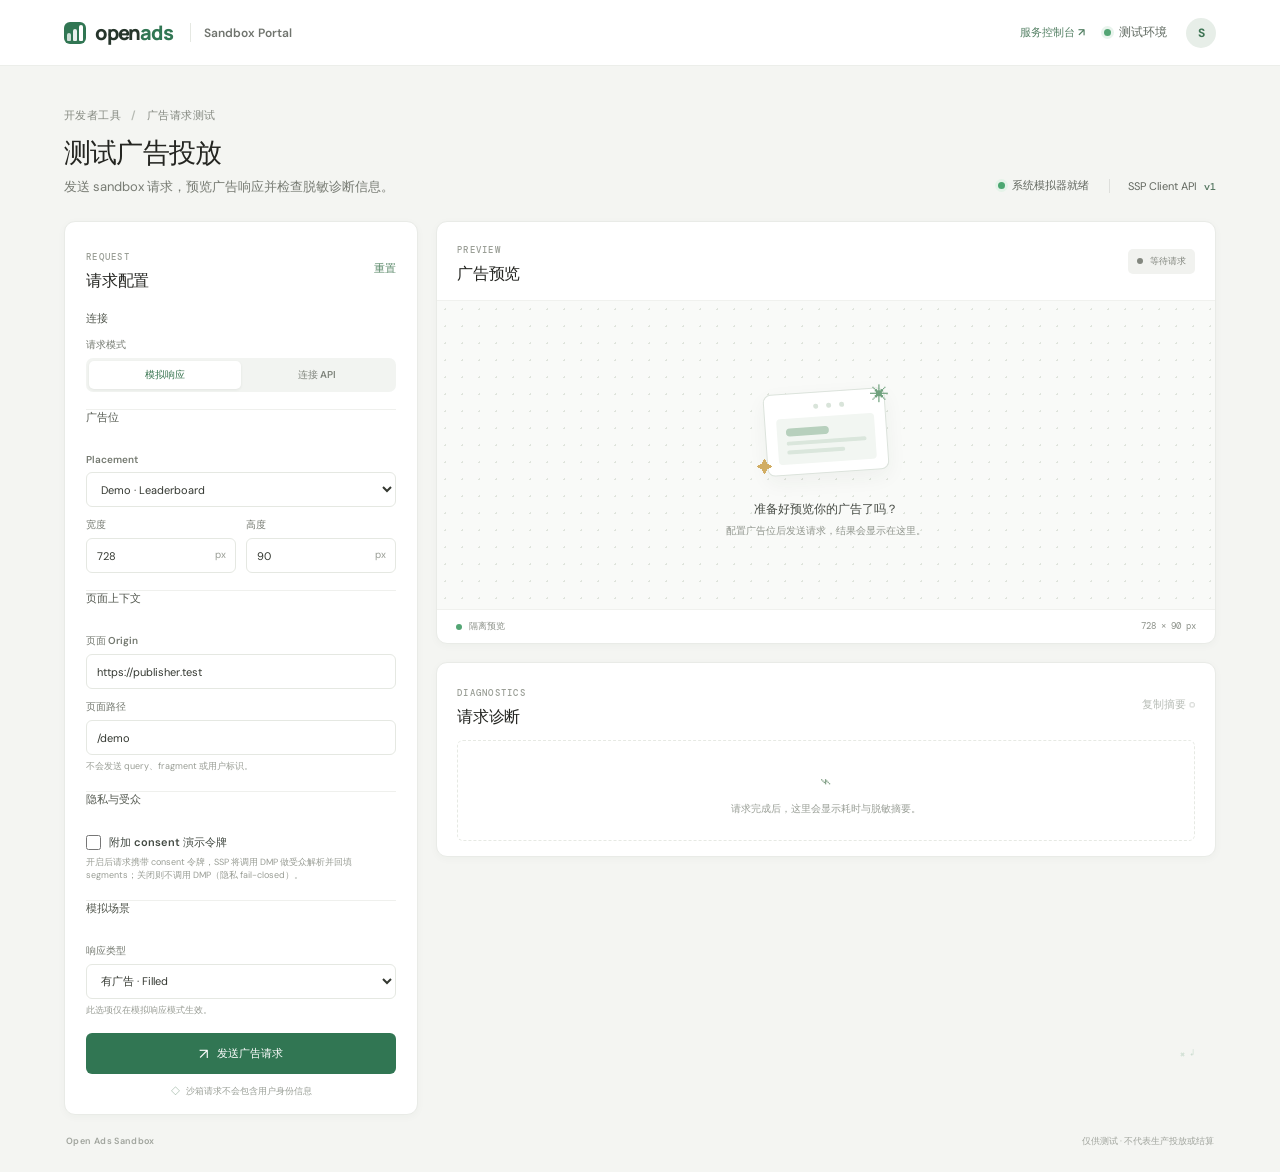
<file: console/web/index.html>
<!doctype html>
<html lang="zh-CN">
  <head>
    <meta charset="utf-8">
    <meta name="viewport" content="width=device-width, initial-scale=1">
    <meta name="color-scheme" content="light">
    <title>Open Ads · Sandbox Portal</title>
    <link rel="stylesheet" href="./styles.css">
    <script type="module" src="./app.js"></script>
  </head>
  <body data-service="ssp">
    <header class="topbar">
      <a class="brand" href="#" aria-label="Open Ads Sandbox Portal 首页">
        <span class="brand-mark" aria-hidden="true"><span></span><span></span><span></span></span>
        <span>open<span class="brand-accent">ads</span></span>
        <span class="brand-divider"></span>
        <span class="brand-product">Sandbox Portal</span>
      </a>
      <div class="topbar-right">
        <a class="prototype-link" href="./ssp.html">服务控制台 <span aria-hidden="true">↗</span></a>
        <span class="environment"><span class="status-dot"></span>测试环境</span>
        <span class="avatar" aria-label="开发者">S</span>
      </div>
    </header>

    <main>
      <section class="page-heading">
        <div>
          <div class="eyebrow">开发者工具 <span>/</span> 广告请求测试</div>
          <h1>测试广告投放</h1>
          <p>发送 sandbox 请求，预览广告响应并检查脱敏诊断信息。</p>
        </div>
        <div class="heading-meta">
          <span class="live-indicator"><span></span>系统模拟器就绪</span>
          <span class="api-version">SSP Client API <b>v1</b></span>
        </div>
      </section>

      <div class="workspace">
        <aside class="panel request-panel">
          <div class="panel-heading">
            <div>
              <span class="step-label">REQUEST</span>
              <h2>请求配置</h2>
            </div>
            <button class="text-button" id="reset-button" type="button">重置</button>
          </div>

          <form id="request-form">
            <fieldset>
              <legend>连接</legend>
              <label class="field-label" for="mode">请求模式</label>
              <div class="segmented" role="group" aria-label="请求模式">
                <button type="button" class="segment selected" data-mode="simulate" aria-pressed="true">模拟响应</button>
                <button type="button" class="segment" data-mode="live" aria-pressed="false">连接 API</button>
              </div>
              <div id="endpoint-field" class="field hidden">
                <label class="field-label" for="endpoint">SSP Sandbox 地址</label>
                <input id="endpoint" name="endpoint" type="url" inputmode="url" placeholder="https://ssp.test.example" autocomplete="url">
                <span class="field-hint">请求将发送至 <code>/sdk/v1/ad-requests</code></span>
              </div>
            </fieldset>

            <fieldset>
              <legend>广告位</legend>
              <div class="field">
                <label class="field-label" for="placement">Placement</label>
                <select id="placement" name="placement">
                  <option value="plc_demo_leaderboard" data-width="728" data-height="90" data-slot="leaderboard">Demo · Leaderboard</option>
                  <option value="plc_demo_rectangle" data-width="300" data-height="250" data-slot="content-rectangle">Demo · Content Rectangle</option>
                  <option value="plc_demo_mobile" data-width="320" data-height="50" data-slot="mobile-banner">Demo · Mobile Banner</option>
                </select>
              </div>
              <div class="field-row">
                <div class="field">
                  <label class="field-label" for="width">宽度</label>
                  <div class="input-suffix"><input id="width" name="width" type="number" min="1" max="10000" value="728" required><span>px</span></div>
                </div>
                <div class="field">
                  <label class="field-label" for="height">高度</label>
                  <div class="input-suffix"><input id="height" name="height" type="number" min="1" max="10000" value="90" required><span>px</span></div>
                </div>
              </div>
            </fieldset>

            <fieldset>
              <legend>页面上下文</legend>
              <div class="field">
                <label class="field-label" for="origin">页面 Origin</label>
                <input id="origin" name="origin" type="url" value="https://publisher.test" required>
              </div>
              <div class="field">
                <label class="field-label" for="path">页面路径</label>
                <input id="path" name="path" type="text" value="/demo" maxlength="1024" required>
                <span class="field-hint">不会发送 query、fragment 或用户标识。</span>
              </div>
            </fieldset>

            <fieldset>
              <legend>隐私与受众</legend>
              <div class="field">
                <label class="checkbox-field">
                  <input id="consent" name="consent" type="checkbox">
                  <span>附加 consent 演示令牌</span>
                </label>
                <span class="field-hint">开启后请求携带 consent 令牌，SSP 将调用 DMP 做受众解析并回填 segments；关闭则不调用 DMP（隐私 fail-closed）。</span>
              </div>
            </fieldset>

            <fieldset class="scenario-fieldset">
              <legend>模拟场景</legend>
              <label class="field-label" for="scenario">响应类型</label>
              <select id="scenario" name="scenario">
                <option value="filled">有广告 · Filled</option>
                <option value="no_fill">无广告 · No fill</option>
                <option value="error">服务错误 · Error</option>
              </select>
              <span class="field-hint">此选项仅在模拟响应模式生效。</span>
            </fieldset>

            <button class="primary-button" id="send-button" type="submit">
              <span class="send-icon" aria-hidden="true">↗</span>
              <span>发送广告请求</span>
              <span class="button-shortcut">⌘ ↵</span>
            </button>
            <p class="privacy-note"><span aria-hidden="true">◇</span> 沙箱请求不会包含用户身份信息</p>
          </form>
        </aside>

        <section class="results-column" aria-label="请求结果">
          <section class="panel preview-panel">
            <div class="panel-heading preview-heading">
              <div>
                <span class="step-label">PREVIEW</span>
                <h2>广告预览</h2>
              </div>
              <span class="result-badge idle" id="result-badge"><span></span>等待请求</span>
            </div>
            <div class="preview-stage" id="preview-stage" aria-live="polite">
              <div class="empty-state" id="empty-state">
                <div class="empty-illustration" aria-hidden="true">
                  <div class="empty-window"><span></span><span></span><span></span><div class="empty-ad"><i></i><i></i><i></i></div></div>
                  <span class="empty-spark spark-one">✳</span>
                  <span class="empty-spark spark-two">✦</span>
                </div>
                <strong>准备好预览你的广告了吗？</strong>
                <span>配置广告位后发送请求，结果会显示在这里。</span>
              </div>
              <div class="loading-state hidden" id="loading-state">
                <span class="loader"></span>
                <strong>正在请求广告…</strong>
                <span>等待 SSP Sandbox 响应</span>
              </div>
              <div class="ad-preview hidden" id="ad-preview">
                <div class="ad-frame" id="ad-frame">
                  <div class="ad-demo-copy">
                    <span class="ad-kicker">MAKE ROOM FOR</span>
                    <strong>GOOD<br>IDEAS.</strong>
                    <span class="ad-cta">探索新灵感 <span>↗</span></span>
                  </div>
                  <div class="ad-demo-shape shape-back"></div>
                  <div class="ad-demo-shape shape-front"></div>
                  <span class="ad-label">广告</span>
                </div>
                <div class="preview-caption"><span class="status-dot"></span><span id="preview-caption-text">Sandbox creative · 静态预览</span><button type="button" class="text-button" id="open-render-button">在隔离框架中打开</button></div>
                <iframe class="render-frame hidden" id="render-frame" title="Sandbox 广告渲染预览" sandbox="allow-scripts allow-popups allow-popups-to-escape-sandbox" referrerpolicy="no-referrer"></iframe>
              </div>
              <div class="no-fill-state hidden" id="no-fill-state">
                <div class="no-fill-icon" aria-hidden="true">∅</div>
                <strong>当前没有匹配的广告</strong>
                <span>这是一次正常的 no-fill 响应，不是请求错误。</span>
                <button type="button" class="secondary-button" id="retry-button">再次请求 <span>↗</span></button>
              </div>
              <div class="error-state hidden" id="error-state">
                <div class="error-icon" aria-hidden="true">!</div>
                <strong id="error-title">请求未能完成</strong>
                <span id="error-message">请检查配置后重试。</span>
                <button type="button" class="secondary-button" id="error-retry-button">重试 <span>↗</span></button>
              </div>
            </div>
            <div class="preview-footer">
              <span><span class="status-dot"></span>隔离预览</span>
              <span id="size-label">728 × 90 px</span>
            </div>
          </section>

          <section class="panel diagnostics-panel">
            <div class="panel-heading diagnostics-heading">
              <div>
                <span class="step-label">DIAGNOSTICS</span>
                <h2>请求诊断</h2>
              </div>
              <button class="text-button" id="copy-button" type="button" disabled>复制摘要 <span aria-hidden="true">▢</span></button>
            </div>
            <div class="diagnostics-empty" id="diagnostics-empty">
              <span class="diagnostics-empty-icon" aria-hidden="true">⌁</span>
              <span>请求完成后，这里会显示耗时与脱敏摘要。</span>
            </div>
            <div class="diagnostics-content hidden" id="diagnostics-content">
              <div class="summary-grid">
                <div class="summary-item"><span>请求 ID</span><code id="request-id">—</code><button class="copy-id" id="copy-id-button" type="button" aria-label="复制请求 ID">▢</button></div>
                <div class="summary-item"><span>拍卖结果</span><strong id="outcome-value">—</strong></div>
                <div class="summary-item"><span>总耗时</span><strong id="duration-value">—</strong></div>
                <div class="summary-item"><span>HTTP 状态</span><strong id="http-value">—</strong></div>
              </div>
              <div class="timeline-title"><span>请求阶段</span><span>耗时</span></div>
              <ol class="timeline" id="timeline"></ol>
              <details class="response-details">
                <summary>安全响应摘要 <span>不包含 token、身份或完整 OpenRTB</span></summary>
                <pre id="response-summary"></pre>
              </details>
              <div class="diagnostic-footnote"><span aria-hidden="true">ⓘ</span>敏感 token、用户身份与完整竞价请求不会显示在此处。</div>
            </div>
          </section>
        </section>
      </div>
      <footer class="page-footer"><span>Open Ads Sandbox</span><span>仅供测试 · 不代表生产投放或结算</span></footer>
      <div class="toast hidden" id="toast" role="status" aria-live="polite"></div>
    </main>
  </body>
</html>
</file>
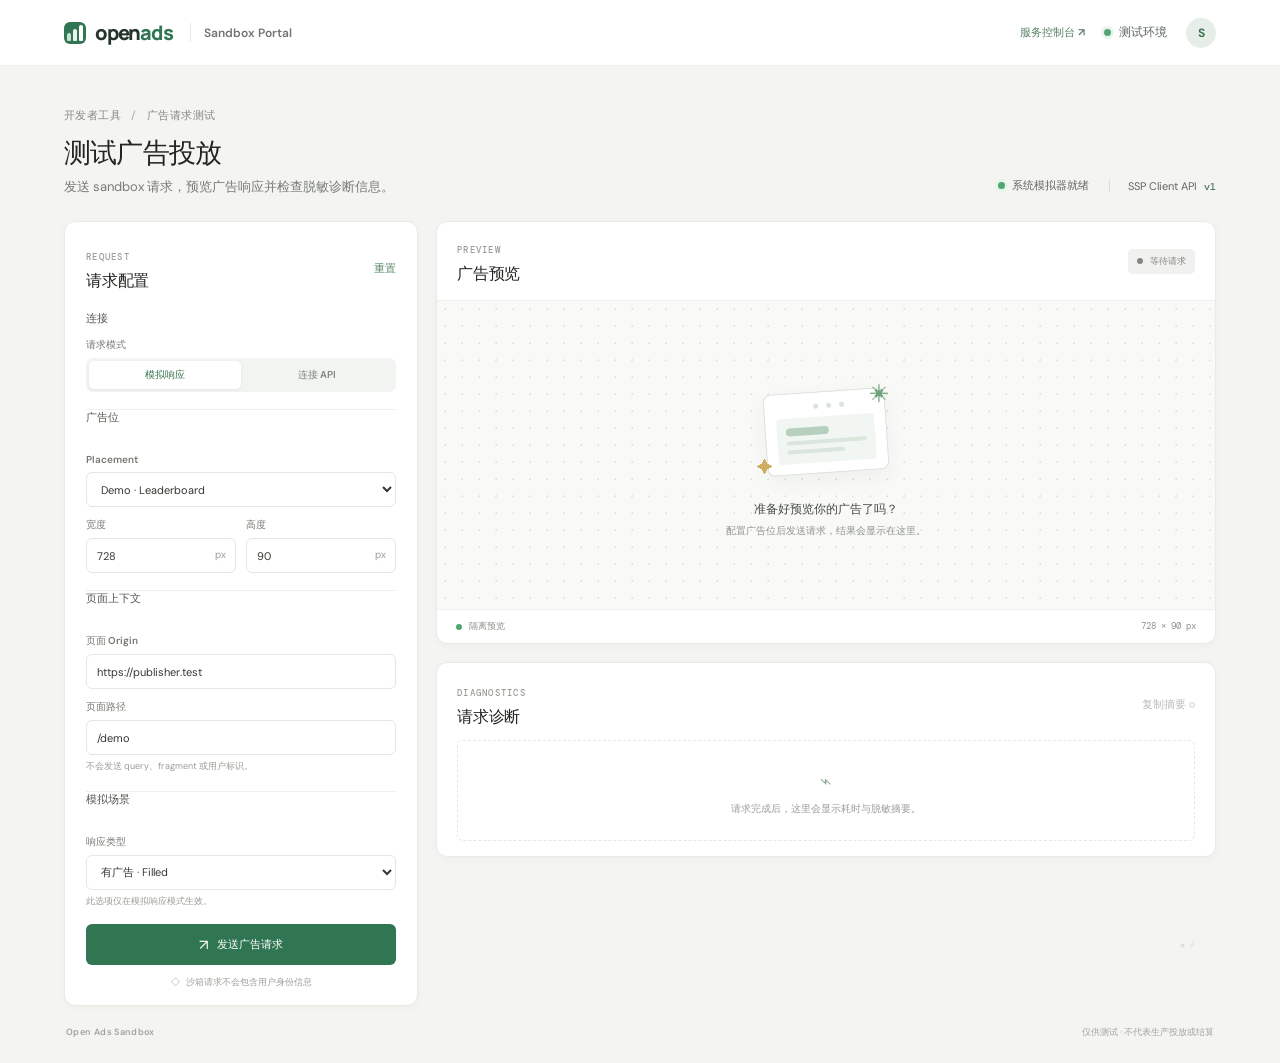
<file: docs/prototype/index.html>
<!doctype html>
<html lang="zh-CN">
  <head>
    <meta charset="utf-8">
    <meta name="viewport" content="width=device-width, initial-scale=1">
    <meta name="color-scheme" content="light">
    <title>Open Ads · Sandbox Portal</title>
    <link rel="stylesheet" href="./styles.css">
    <script type="module" src="./app.js"></script>
  </head>
  <body data-service="ssp">
    <header class="topbar">
      <a class="brand" href="#" aria-label="Open Ads Sandbox Portal 首页">
        <span class="brand-mark" aria-hidden="true"><span></span><span></span><span></span></span>
        <span>open<span class="brand-accent">ads</span></span>
        <span class="brand-divider"></span>
        <span class="brand-product">Sandbox Portal</span>
      </a>
      <div class="topbar-right">
        <a class="prototype-link" href="./ssp.html">服务控制台 <span aria-hidden="true">↗</span></a>
        <span class="environment"><span class="status-dot"></span>测试环境</span>
        <span class="avatar" aria-label="开发者">S</span>
      </div>
    </header>

    <main>
      <section class="page-heading">
        <div>
          <div class="eyebrow">开发者工具 <span>/</span> 广告请求测试</div>
          <h1>测试广告投放</h1>
          <p>发送 sandbox 请求，预览广告响应并检查脱敏诊断信息。</p>
        </div>
        <div class="heading-meta">
          <span class="live-indicator"><span></span>系统模拟器就绪</span>
          <span class="api-version">SSP Client API <b>v1</b></span>
        </div>
      </section>

      <div class="workspace">
        <aside class="panel request-panel">
          <div class="panel-heading">
            <div>
              <span class="step-label">REQUEST</span>
              <h2>请求配置</h2>
            </div>
            <button class="text-button" id="reset-button" type="button">重置</button>
          </div>

          <form id="request-form">
            <fieldset>
              <legend>连接</legend>
              <label class="field-label" for="mode">请求模式</label>
              <div class="segmented" role="group" aria-label="请求模式">
                <button type="button" class="segment selected" data-mode="simulate" aria-pressed="true">模拟响应</button>
                <button type="button" class="segment" data-mode="live" aria-pressed="false">连接 API</button>
              </div>
              <div id="endpoint-field" class="field hidden">
                <label class="field-label" for="endpoint">SSP Sandbox 地址</label>
                <input id="endpoint" name="endpoint" type="url" inputmode="url" placeholder="https://ssp.test.example" autocomplete="url">
                <span class="field-hint">请求将发送至 <code>/sdk/v1/ad-requests</code></span>
              </div>
            </fieldset>

            <fieldset>
              <legend>广告位</legend>
              <div class="field">
                <label class="field-label" for="placement">Placement</label>
                <select id="placement" name="placement">
                  <option value="plc_demo_leaderboard" data-width="728" data-height="90" data-slot="leaderboard">Demo · Leaderboard</option>
                  <option value="plc_demo_rectangle" data-width="300" data-height="250" data-slot="content-rectangle">Demo · Content Rectangle</option>
                  <option value="plc_demo_mobile" data-width="320" data-height="50" data-slot="mobile-banner">Demo · Mobile Banner</option>
                </select>
              </div>
              <div class="field-row">
                <div class="field">
                  <label class="field-label" for="width">宽度</label>
                  <div class="input-suffix"><input id="width" name="width" type="number" min="1" max="10000" value="728" required><span>px</span></div>
                </div>
                <div class="field">
                  <label class="field-label" for="height">高度</label>
                  <div class="input-suffix"><input id="height" name="height" type="number" min="1" max="10000" value="90" required><span>px</span></div>
                </div>
              </div>
            </fieldset>

            <fieldset>
              <legend>页面上下文</legend>
              <div class="field">
                <label class="field-label" for="origin">页面 Origin</label>
                <input id="origin" name="origin" type="url" value="https://publisher.test" required>
              </div>
              <div class="field">
                <label class="field-label" for="path">页面路径</label>
                <input id="path" name="path" type="text" value="/demo" maxlength="1024" required>
                <span class="field-hint">不会发送 query、fragment 或用户标识。</span>
              </div>
            </fieldset>

            <fieldset class="scenario-fieldset">
              <legend>模拟场景</legend>
              <label class="field-label" for="scenario">响应类型</label>
              <select id="scenario" name="scenario">
                <option value="filled">有广告 · Filled</option>
                <option value="no_fill">无广告 · No fill</option>
                <option value="error">服务错误 · Error</option>
              </select>
              <span class="field-hint">此选项仅在模拟响应模式生效。</span>
            </fieldset>

            <button class="primary-button" id="send-button" type="submit">
              <span class="send-icon" aria-hidden="true">↗</span>
              <span>发送广告请求</span>
              <span class="button-shortcut">⌘ ↵</span>
            </button>
            <p class="privacy-note"><span aria-hidden="true">◇</span> 沙箱请求不会包含用户身份信息</p>
          </form>
        </aside>

        <section class="results-column" aria-label="请求结果">
          <section class="panel preview-panel">
            <div class="panel-heading preview-heading">
              <div>
                <span class="step-label">PREVIEW</span>
                <h2>广告预览</h2>
              </div>
              <span class="result-badge idle" id="result-badge"><span></span>等待请求</span>
            </div>
            <div class="preview-stage" id="preview-stage" aria-live="polite">
              <div class="empty-state" id="empty-state">
                <div class="empty-illustration" aria-hidden="true">
                  <div class="empty-window"><span></span><span></span><span></span><div class="empty-ad"><i></i><i></i><i></i></div></div>
                  <span class="empty-spark spark-one">✳</span>
                  <span class="empty-spark spark-two">✦</span>
                </div>
                <strong>准备好预览你的广告了吗？</strong>
                <span>配置广告位后发送请求，结果会显示在这里。</span>
              </div>
              <div class="loading-state hidden" id="loading-state">
                <span class="loader"></span>
                <strong>正在请求广告…</strong>
                <span>等待 SSP Sandbox 响应</span>
              </div>
              <div class="ad-preview hidden" id="ad-preview">
                <div class="ad-frame" id="ad-frame">
                  <div class="ad-demo-copy">
                    <span class="ad-kicker">MAKE ROOM FOR</span>
                    <strong>GOOD<br>IDEAS.</strong>
                    <span class="ad-cta">探索新灵感 <span>↗</span></span>
                  </div>
                  <div class="ad-demo-shape shape-back"></div>
                  <div class="ad-demo-shape shape-front"></div>
                  <span class="ad-label">广告</span>
                </div>
                <div class="preview-caption"><span class="status-dot"></span><span id="preview-caption-text">Sandbox creative · 静态预览</span><button type="button" class="text-button" id="open-render-button">在隔离框架中打开</button></div>
                <iframe class="render-frame hidden" id="render-frame" title="Sandbox 广告渲染预览" sandbox="allow-scripts" referrerpolicy="no-referrer"></iframe>
              </div>
              <div class="no-fill-state hidden" id="no-fill-state">
                <div class="no-fill-icon" aria-hidden="true">∅</div>
                <strong>当前没有匹配的广告</strong>
                <span>这是一次正常的 no-fill 响应，不是请求错误。</span>
                <button type="button" class="secondary-button" id="retry-button">再次请求 <span>↗</span></button>
              </div>
              <div class="error-state hidden" id="error-state">
                <div class="error-icon" aria-hidden="true">!</div>
                <strong id="error-title">请求未能完成</strong>
                <span id="error-message">请检查配置后重试。</span>
                <button type="button" class="secondary-button" id="error-retry-button">重试 <span>↗</span></button>
              </div>
            </div>
            <div class="preview-footer">
              <span><span class="status-dot"></span>隔离预览</span>
              <span id="size-label">728 × 90 px</span>
            </div>
          </section>

          <section class="panel diagnostics-panel">
            <div class="panel-heading diagnostics-heading">
              <div>
                <span class="step-label">DIAGNOSTICS</span>
                <h2>请求诊断</h2>
              </div>
              <button class="text-button" id="copy-button" type="button" disabled>复制摘要 <span aria-hidden="true">▢</span></button>
            </div>
            <div class="diagnostics-empty" id="diagnostics-empty">
              <span class="diagnostics-empty-icon" aria-hidden="true">⌁</span>
              <span>请求完成后，这里会显示耗时与脱敏摘要。</span>
            </div>
            <div class="diagnostics-content hidden" id="diagnostics-content">
              <div class="summary-grid">
                <div class="summary-item"><span>请求 ID</span><code id="request-id">—</code><button class="copy-id" id="copy-id-button" type="button" aria-label="复制请求 ID">▢</button></div>
                <div class="summary-item"><span>拍卖结果</span><strong id="outcome-value">—</strong></div>
                <div class="summary-item"><span>总耗时</span><strong id="duration-value">—</strong></div>
                <div class="summary-item"><span>HTTP 状态</span><strong id="http-value">—</strong></div>
              </div>
              <div class="timeline-title"><span>请求阶段</span><span>耗时</span></div>
              <ol class="timeline" id="timeline"></ol>
              <details class="response-details">
                <summary>安全响应摘要 <span>不包含 token、身份或完整 OpenRTB</span></summary>
                <pre id="response-summary"></pre>
              </details>
              <div class="diagnostic-footnote"><span aria-hidden="true">ⓘ</span>敏感 token、用户身份与完整竞价请求不会显示在此处。</div>
            </div>
          </section>
        </section>
      </div>
      <footer class="page-footer"><span>Open Ads Sandbox</span><span>仅供测试 · 不代表生产投放或结算</span></footer>
      <div class="toast hidden" id="toast" role="status" aria-live="polite"></div>
    </main>
  </body>
</html>
</file>
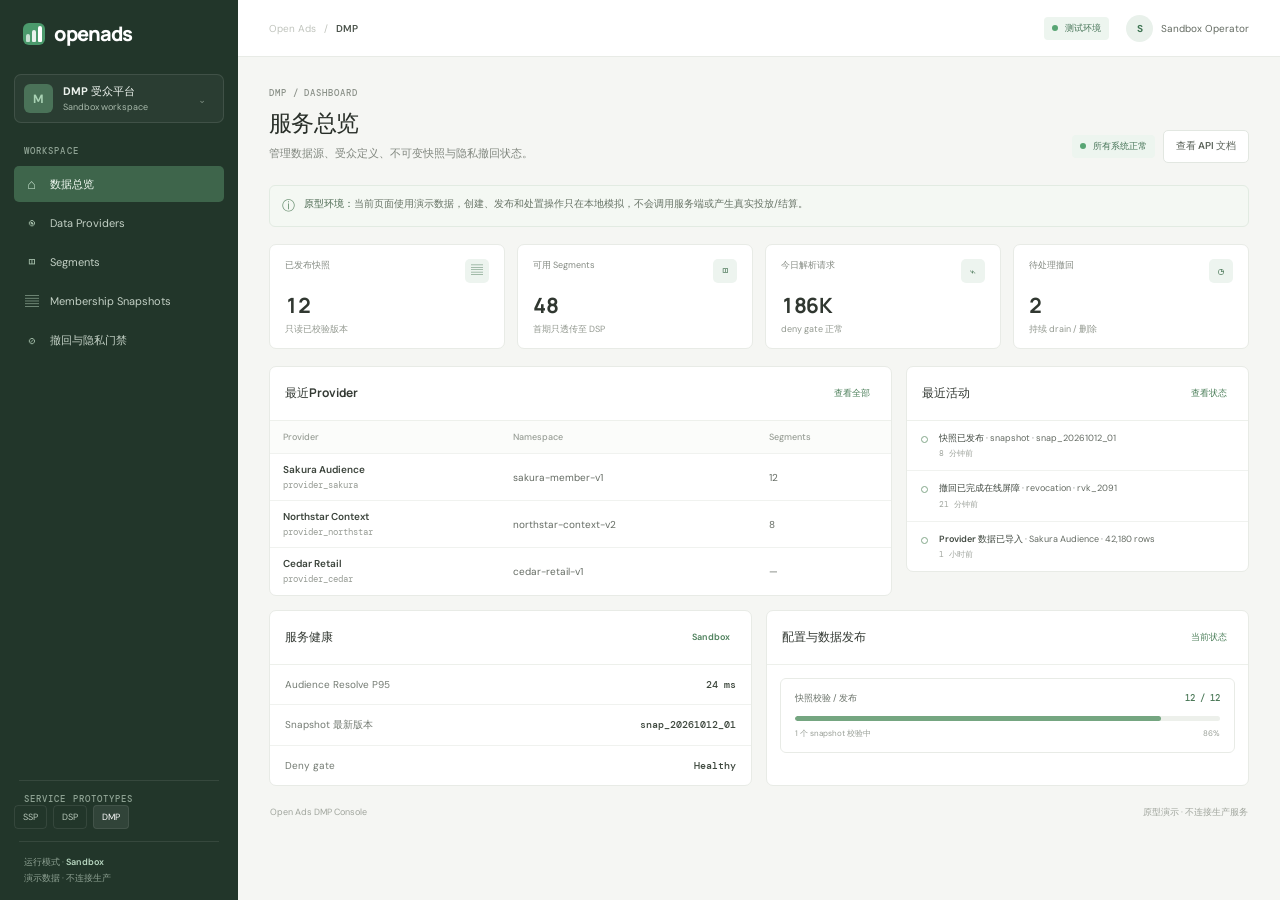
<file: docs/prototype/dmp.html>
<!doctype html>
<html lang="zh-CN">
  <head>
    <meta charset="utf-8">
    <meta name="viewport" content="width=device-width, initial-scale=1">
    <meta name="color-scheme" content="light">
    <meta name="theme-color" content="#f5f6f3">
    <title>DMP 控制台 · Open Ads</title>
    <link rel="stylesheet" href="./console.css">
    <script type="module" src="./console.js"></script>
  </head>
  <body data-service="dmp">
    <a class="skip-link" href="#main-content">跳转到主要内容</a>
    <div id="app"></div>
  </body>
</html>
</file>
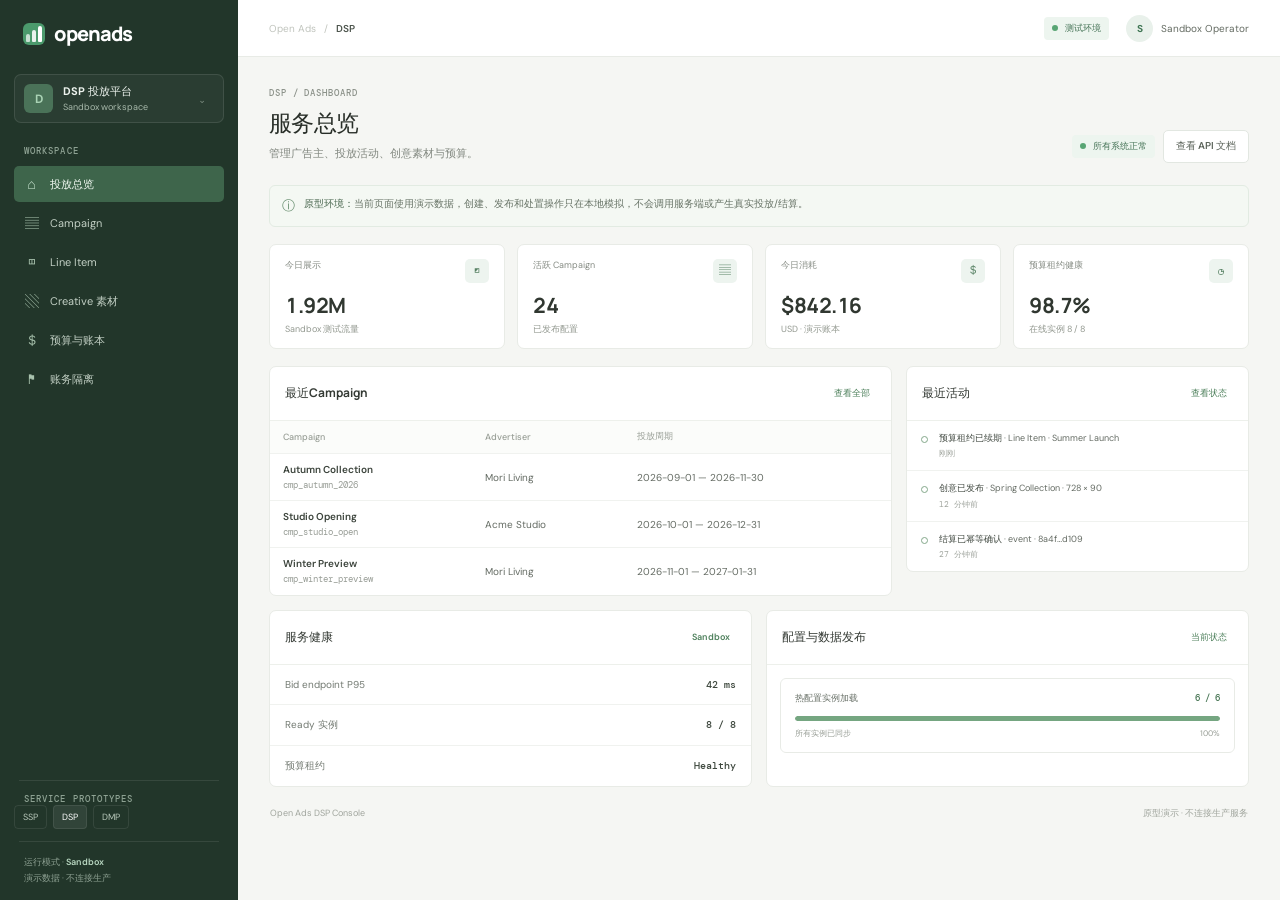
<file: docs/prototype/dsp.html>
<!doctype html>
<html lang="zh-CN">
  <head>
    <meta charset="utf-8">
    <meta name="viewport" content="width=device-width, initial-scale=1">
    <meta name="color-scheme" content="light">
    <meta name="theme-color" content="#f5f6f3">
    <title>DSP 控制台 · Open Ads</title>
    <link rel="stylesheet" href="./console.css">
    <script type="module" src="./console.js"></script>
  </head>
  <body data-service="dsp">
    <a class="skip-link" href="#main-content">跳转到主要内容</a>
    <div id="app"></div>
  </body>
</html>
</file>
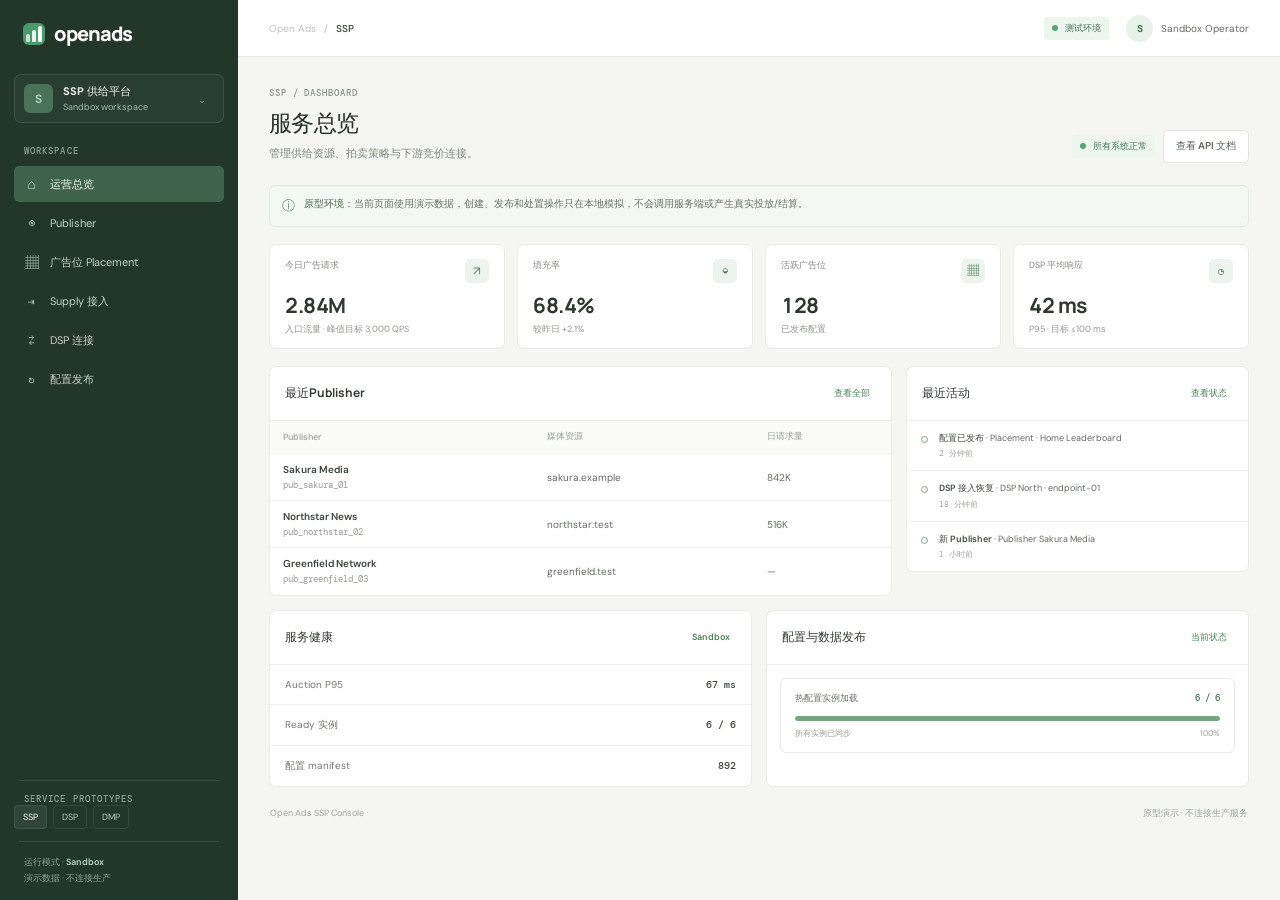
<file: docs/prototype/ssp.html>
<!doctype html>
<html lang="zh-CN">
  <head>
    <meta charset="utf-8">
    <meta name="viewport" content="width=device-width, initial-scale=1">
    <meta name="color-scheme" content="light">
    <meta name="theme-color" content="#f5f6f3">
    <title>SSP 控制台 · Open Ads</title>
    <link rel="stylesheet" href="./console.css">
    <script type="module" src="./console.js"></script>
  </head>
  <body data-service="ssp">
    <a class="skip-link" href="#main-content">跳转到主要内容</a>
    <div id="app"></div>
  </body>
</html>
</file>
<file: console/web/styles.css>
@import url("https://fonts.googleapis.com/css2?family=DM+Mono:wght@400;500&family=DM+Sans:wght@400;500;600;700&family=Manrope:wght@400;500;600;700;800&display=swap");

:root {
  font-family: "DM Sans", "PingFang SC", "Microsoft YaHei", sans-serif;
  color: #242521;
  background: #f4f5f2;
  font-synthesis: none;
  text-rendering: optimizeLegibility;
  --ink: #242521;
  --muted: #7c8078;
  --line: #e7e9e4;
  --green: #317653;
  --green-dark: #286646;
  --green-soft: #eaf3ed;
  --panel: #fff;
  --mono: "DM Mono", "SFMono-Regular", Consolas, monospace;
}

* { box-sizing: border-box; }

body { margin: 0; min-width: 360px; }

button, input, select { font: inherit; }
button { color: inherit; }
button:focus-visible, input:focus-visible, select:focus-visible, a:focus-visible { outline: 3px solid #91c8a7; outline-offset: 2px; }

.topbar {
  height: 66px;
  padding: 0 clamp(20px, 5vw, 76px);
  display: flex;
  align-items: center;
  justify-content: space-between;
  background: #fff;
  border-bottom: 1px solid #eceeea;
}

.brand { display: inline-flex; align-items: center; gap: 9px; color: #26352b; text-decoration: none; font: 800 20px "Manrope", sans-serif; letter-spacing: -1.2px; }
.brand-mark { width: 22px; height: 22px; display: inline-flex; align-items: end; gap: 2px; padding: 3px; border-radius: 6px; background: var(--green); }
.brand-mark span { flex: 1; background: #fff; border-radius: 2px 2px 1px 1px; }
.brand-mark span:nth-child(1) { height: 45%; opacity: .76; }
.brand-mark span:nth-child(2) { height: 72%; opacity: .9; }
.brand-mark span:nth-child(3) { height: 100%; }
.brand-accent { color: var(--green); }
.brand-divider { width: 1px; height: 19px; margin: 0 4px 0 8px; background: #e5e8e2; }
.brand-product { color: #70746e; font: 600 12px "DM Sans", sans-serif; letter-spacing: 0; }
.topbar-right { display: flex; align-items: center; gap: 19px; }
.prototype-link { color: #548064; text-decoration: none; font-size: 11px; font-weight: 600; }
.prototype-link:hover { color: #286646; }
.environment { display: flex; gap: 8px; align-items: center; color: #5d675e; font-size: 12px; font-weight: 600; }
.status-dot { width: 7px; height: 7px; border-radius: 50%; background: #53a574; display: inline-block; box-shadow: 0 0 0 3px #e9f4ed; }
.avatar { display: grid; place-items: center; width: 30px; height: 30px; border-radius: 50%; background: #e7eee8; color: #3d7353; font-size: 12px; font-weight: 700; }

main { max-width: 1440px; margin: 0 auto; padding: 42px clamp(20px, 5vw, 76px) 24px; }
.page-heading { display: flex; align-items: end; justify-content: space-between; margin-bottom: 25px; }
.eyebrow { color: #858981; font-size: 11px; font-weight: 600; letter-spacing: .035em; }
.eyebrow span { padding: 0 7px; color: #b6bab3; }
h1, h2, p { margin: 0; }
h1 { margin-top: 10px; font: 700 27px "Manrope", "PingFang SC", sans-serif; letter-spacing: -.8px; }
.page-heading p { margin-top: 7px; color: #777b73; font-size: 13px; }
.heading-meta { display: flex; align-items: center; gap: 20px; padding-bottom: 3px; }
.live-indicator, .api-version { color: #62675f; font-size: 11px; }
.live-indicator { display: flex; align-items: center; gap: 7px; }
.live-indicator span { width: 7px; height: 7px; border-radius: 50%; background: #4ca771; box-shadow: 0 0 0 3px #e5f3e9; }
.api-version { padding-left: 18px; border-left: 1px solid #dedfdc; }
.api-version b { margin-left: 4px; color: #53755f; font-family: var(--mono); font-size: 10px; }

.workspace { display: grid; grid-template-columns: minmax(290px, 354px) minmax(0, 1fr); align-items: start; gap: 18px; }
.panel { background: var(--panel); border: 1px solid #e9ebe7; border-radius: 11px; box-shadow: 0 2px 8px #26301d08; }
.request-panel { padding: 22px 21px 16px; }
.panel-heading { display: flex; align-items: center; justify-content: space-between; }
.step-label { color: #9a9e96; font: 500 9px var(--mono); letter-spacing: .14em; }
h2 { margin-top: 4px; font: 700 16px "Manrope", "PingFang SC", sans-serif; letter-spacing: -.25px; }
.text-button { border: 0; padding: 4px 0; color: #5c8a6b; background: none; font-size: 11px; font-weight: 600; cursor: pointer; }
.text-button:hover { color: #276241; }
.text-button:disabled { color: #b8bdb7; cursor: not-allowed; }

form { margin-top: 19px; }
fieldset { min-width: 0; margin: 0; padding: 0 0 17px; border: 0; border-bottom: 1px solid #eff0ed; }
fieldset + fieldset { padding-top: 16px; }
legend { margin-bottom: 12px; padding: 0; color: #545950; font-size: 11px; font-weight: 700; }
.field { min-width: 0; }
.field + .field { margin-top: 11px; }
.field-label { display: block; margin-bottom: 6px; color: #747970; font-size: 10px; font-weight: 600; }
input, select { width: 100%; height: 35px; border: 1px solid #e5e8e2; border-radius: 6px; padding: 0 10px; color: #343831; background: #fff; font-size: 11px; }
input::placeholder { color: #b7bbb4; }
input:hover, select:hover { border-color: #cbd4cc; }
input[type="number"] { font-variant-numeric: tabular-nums; }
input[type="checkbox"] { width: 15px; height: 15px; min-height: 0; padding: 0; margin: 0; border: 1px solid #cbd4cc; border-radius: 4px; accent-color: var(--green); cursor: pointer; }
input[type="checkbox"]:hover { border-color: var(--green); }
.checkbox-field { display: flex; align-items: center; gap: 8px; margin-bottom: 6px; color: #434a43; font-size: 11px; font-weight: 600; cursor: pointer; }
.field-row { display: grid; grid-template-columns: 1fr 1fr; gap: 10px; margin-top: 11px; }
.field-row .field + .field { margin-top: 0; }
.input-suffix { position: relative; }
.input-suffix input { padding-right: 32px; }
.input-suffix > span { position: absolute; top: 10px; right: 10px; color: #9a9e96; font-size: 10px; }
.field-hint { display: block; margin-top: 5px; color: #999d95; font-size: 9px; line-height: 1.5; }
.field-hint code { color: #647469; font: 9px var(--mono); }
.segmented { display: grid; grid-template-columns: 1fr 1fr; padding: 3px; border-radius: 7px; background: #f2f4f1; }
.segment { height: 28px; border: 0; border-radius: 5px; color: #80857d; background: transparent; font-size: 10px; font-weight: 600; cursor: pointer; }
.segment.selected { color: #36734e; background: #fff; box-shadow: 0 1px 3px #1c241712; }
.scenario-fieldset { border-bottom: 0; padding-bottom: 16px; }
.primary-button { width: 100%; height: 41px; display: flex; align-items: center; justify-content: center; gap: 9px; border: 0; border-radius: 6px; color: #fff; background: var(--green); font-size: 11px; font-weight: 700; cursor: pointer; transition: background .15s, transform .15s; }
.primary-button:hover { background: var(--green-dark); }
.primary-button:active { transform: translateY(1px); }
.primary-button:disabled { background: #9db7a5; cursor: wait; }
.send-icon { font-size: 15px; font-weight: 400; }
.button-shortcut { position: absolute; right: calc(clamp(20px, 5vw, 76px) + 21px); color: #c4d8ca; font: 9px var(--mono); }
.privacy-note { display: flex; justify-content: center; gap: 6px; margin-top: 11px; color: #9a9f97; font-size: 9px; }
.privacy-note span { color: #73957c; }
.hidden { display: none !important; }

.results-column { display: grid; gap: 18px; min-width: 0; }
.preview-panel { overflow: hidden; }
.preview-heading { min-height: 71px; padding: 15px 20px; }
.result-badge { display: inline-flex; align-items: center; gap: 7px; padding: 6px 9px; border-radius: 5px; font-size: 9px; font-weight: 700; }
.result-badge > span { width: 6px; height: 6px; border-radius: 50%; background: currentColor; }
.result-badge.idle { color: #83877f; background: #f1f2ef; }
.result-badge.loading { color: #8a773c; background: #faf5e5; }
.result-badge.filled { color: #33744f; background: #eaf4ed; }
.result-badge.no-fill { color: #777964; background: #f3f2e9; }
.result-badge.error { color: #ad5e50; background: #fbefec; }
.preview-stage { min-height: 310px; display: grid; place-items: center; position: relative; overflow: hidden; background-color: #f9faf8; background-image: radial-gradient(#dfe4dc 1px, transparent 1px); background-size: 17px 17px; border-top: 1px solid #f0f1ee; border-bottom: 1px solid #f0f1ee; }
.empty-state, .loading-state, .no-fill-state, .error-state { display: flex; flex-direction: column; align-items: center; text-align: center; }
.empty-state { padding: 22px; }
.empty-illustration { position: relative; width: 142px; height: 118px; display: grid; place-items: center; margin-bottom: 10px; }
.empty-window { position: relative; width: 122px; height: 82px; border: 1px solid #dce3dc; border-radius: 8px; background: #fff; box-shadow: 0 7px 20px #2736220d; transform: rotate(-4deg); }
.empty-window > span { display: inline-block; width: 5px; height: 5px; margin: 8px 0 0 8px; border-radius: 50%; background: #d9e4da; }
.empty-ad { position: absolute; inset: 24px 11px 10px; display: grid; align-content: center; gap: 5px; padding: 9px; border-radius: 4px; background: #f2f6f2; }
.empty-ad i { height: 4px; border-radius: 4px; background: #dae6dc; }
.empty-ad i:first-child { width: 54%; height: 8px; background: #b7d0bd; }
.empty-ad i:last-child { width: 72%; }
.empty-spark { position: absolute; color: #6fa17d; }
.spark-one { top: 9px; right: 8px; font-size: 19px; }
.spark-two { left: 2px; bottom: 13px; color: #d1ad63; font-size: 16px; }
.empty-state strong, .loading-state strong, .no-fill-state strong, .error-state strong { color: #454a43; font-size: 12px; }
.empty-state > span:last-child, .loading-state > span:last-child, .no-fill-state > span, .error-state > span { margin-top: 6px; color: #90958d; font-size: 10px; }
.loading-state { gap: 8px; }
.loading-state > span:last-child { margin-top: 0; }
.loader { width: 25px; height: 25px; margin-bottom: 5px; border: 2px solid #dbe8de; border-top-color: var(--green); border-radius: 50%; animation: spin .8s linear infinite; }
@keyframes spin { to { transform: rotate(360deg); } }
.ad-preview { width: 100%; padding: 34px 20px 21px; display: flex; flex-direction: column; align-items: center; }
.ad-frame { position: relative; width: min(100%, 728px); aspect-ratio: 728 / 90; min-height: 90px; overflow: hidden; display: flex; align-items: center; padding-left: 7.5%; border: 1px solid #dbe2dc; border-radius: 3px; background: linear-gradient(109deg, #f0f5ef 0%, #f8f6e9 53%, #e2eee3 100%); box-shadow: 0 10px 25px #3c49320e; }
.ad-demo-copy { position: relative; z-index: 2; display: flex; flex-direction: column; align-items: flex-start; }
.ad-kicker { color: #65786a; font: 500 clamp(5px, .67vw, 8px) var(--mono); letter-spacing: .18em; }
.ad-demo-copy strong { margin-top: 3px; color: #2b4534; font: 800 clamp(13px, 2.25vw, 27px)/.94 "Manrope", sans-serif; letter-spacing: -.06em; }
.ad-cta { display: inline-flex; align-items: center; gap: 7px; margin-top: 6px; padding: 3px 8px; border-radius: 3px; color: #fff; background: #3f7650; font-size: clamp(6px, .7vw, 8px); }
.ad-cta span { font-size: 10px; }
.ad-demo-shape { position: absolute; top: -39%; height: 180%; aspect-ratio: 1; border-radius: 50%; }
.shape-back { right: 10%; background: #c4d8c6; opacity: .75; }
.shape-front { right: 14%; width: 18%; height: 145%; top: -23%; background: linear-gradient(145deg, #e4d9ae, #c5d8c5 65%); box-shadow: inset -14px -7px 18px #88a98a2e; }
.ad-label { position: absolute; right: 7px; bottom: 6px; padding: 2px 4px; border-radius: 2px; color: #718174; background: #ffffffa8; font-size: 7px; }
.preview-caption { width: min(100%, 728px); display: flex; align-items: center; gap: 7px; margin-top: 13px; color: #838980; font-size: 9px; }
.preview-caption .status-dot { width: 6px; height: 6px; box-shadow: none; }
.preview-caption .text-button { margin-left: auto; font-size: 9px; }
.render-frame { width: min(100%, 728px); height: 150px; margin-top: 12px; border: 1px solid #e1e5df; border-radius: 4px; background: #fff; }
.no-fill-state, .error-state { padding: 31px 15px; }
.no-fill-icon, .error-icon { width: 38px; height: 38px; display: grid; place-items: center; margin-bottom: 12px; border-radius: 50%; color: #8e906e; background: #f0f0e5; font-size: 20px; }
.error-icon { color: #ac6254; background: #faeeeb; font-weight: 700; }
.secondary-button { margin-top: 17px; padding: 8px 12px; border: 1px solid #dce7de; border-radius: 5px; color: #477657; background: #fff; font-size: 10px; font-weight: 600; cursor: pointer; }
.secondary-button:hover { background: #f3f8f4; }
.secondary-button span { margin-left: 7px; }
.preview-footer { display: flex; justify-content: space-between; padding: 10px 19px; color: #8d928a; font: 9px var(--mono); }
.preview-footer > span:first-child { display: flex; align-items: center; gap: 7px; font: 9px "DM Sans", sans-serif; }
.preview-footer .status-dot { width: 6px; height: 6px; box-shadow: none; }

.diagnostics-panel { padding: 17px 20px 15px; }
.diagnostics-heading { margin-bottom: 12px; }
.diagnostics-empty { min-height: 101px; display: flex; flex-direction: column; align-items: center; justify-content: center; gap: 8px; border: 1px dashed #e6e9e3; border-radius: 6px; color: #999e96; font-size: 10px; }
.diagnostics-empty-icon { color: #86a38b; font-size: 21px; }
.summary-grid { display: grid; grid-template-columns: 1.4fr 1fr 1fr .8fr; border: 1px solid #edf0eb; border-radius: 6px; }
.summary-item { position: relative; min-width: 0; display: flex; flex-direction: column; gap: 7px; padding: 10px 12px; }
.summary-item + .summary-item { border-left: 1px solid #edf0eb; }
.summary-item > span { color: #989d94; font-size: 9px; }
.summary-item > strong { color: #424840; font: 600 11px var(--mono); }
.summary-item > strong.success { color: #367751; }
.summary-item > strong.warning { color: #927b3a; }
.summary-item > strong.failure { color: #a95748; }
.summary-item code { overflow: hidden; padding-right: 17px; color: #647069; font: 9px var(--mono); text-overflow: ellipsis; white-space: nowrap; }
.copy-id { position: absolute; top: 29px; right: 9px; border: 0; color: #a0a69e; background: none; font-size: 11px; cursor: pointer; }
.timeline-title { display: flex; justify-content: space-between; margin-top: 16px; padding: 0 2px 7px; color: #979c94; font-size: 9px; }
.timeline { list-style: none; margin: 0; padding: 0; }
.timeline li { min-height: 28px; display: grid; grid-template-columns: minmax(0, 1fr) 64px; align-items: center; gap: 10px; border-top: 1px solid #f1f2ef; color: #686e65; font-size: 10px; }
.timeline li > span:first-child { display: flex; align-items: center; gap: 8px; }
.timeline li > span:first-child::before { width: 6px; height: 6px; border: 1px solid #86a78e; border-radius: 50%; content: ""; }
.timeline li > code { color: #7f877e; font: 9px var(--mono); text-align: right; }
.response-details { margin-top: 10px; border-top: 1px solid #eff1ed; }
.response-details summary { padding: 10px 0 4px; color: #647069; font-size: 10px; font-weight: 600; cursor: pointer; }
.response-details summary span { margin-left: 7px; color: #a0a59e; font-size: 9px; font-weight: 400; }
.response-details pre { max-height: 180px; overflow: auto; margin: 7px 0 0; padding: 10px; border: 1px solid #edf0eb; border-radius: 5px; color: #59705f; background: #f8faf7; font: 9px/1.6 var(--mono); white-space: pre-wrap; overflow-wrap: anywhere; }
.diagnostic-footnote { margin-top: 11px; padding: 8px 9px; border-radius: 4px; color: #7d8378; background: #f7f8f5; font-size: 9px; }
.diagnostic-footnote span { margin-right: 6px; color: #889e86; }
.page-footer { display: flex; justify-content: space-between; padding: 20px 2px 0; color: #a0a49d; font-size: 9px; }
.page-footer span:first-child { font-weight: 600; letter-spacing: .04em; }
.toast { position: fixed; right: 24px; bottom: 22px; z-index: 10; padding: 10px 14px; border-radius: 6px; color: #fff; background: #303b32; box-shadow: 0 5px 18px #151b1526; font-size: 11px; }

@media (max-width: 900px) {
  main { padding-top: 30px; }
  .workspace { grid-template-columns: minmax(255px, 310px) minmax(0, 1fr); gap: 12px; }
  .request-panel { padding: 18px 15px 14px; }
  .summary-grid { grid-template-columns: 1fr 1fr; }
  .summary-item:nth-child(3) { border-left: 0; border-top: 1px solid #edf0eb; }
  .summary-item:nth-child(4) { border-top: 1px solid #edf0eb; }
}

@media (max-width: 680px) {
  .topbar { height: 58px; padding: 0 16px; }
  .brand-product, .brand-divider { display: none; }
  .topbar-right { gap: 11px; }
  main { padding: 26px 14px 20px; }
  .page-heading { align-items: flex-start; gap: 10px; }
  .page-heading h1 { font-size: 23px; }
  .page-heading p { max-width: 310px; font-size: 11px; line-height: 1.6; }
  .heading-meta { display: none; }
  .workspace { display: flex; flex-direction: column; }
  .request-panel, .results-column { width: 100%; }
  .request-panel { order: 1; }
  .results-column { order: 2; gap: 12px; }
  .preview-stage { min-height: 260px; }
  .ad-preview { padding: 30px 12px 18px; }
  .ad-frame { min-height: 90px; }
  .summary-grid { grid-template-columns: 1fr 1fr; }
  .page-footer { gap: 10px; font-size: 8px; }
}

@media (prefers-reduced-motion: reduce) {
  *, *::before, *::after { scroll-behavior: auto !important; animation-duration: .01ms !important; animation-iteration-count: 1 !important; transition-duration: .01ms !important; }
}
</file>
<file: docs/prototype/styles.css>
@import url("https://fonts.googleapis.com/css2?family=DM+Mono:wght@400;500&family=DM+Sans:wght@400;500;600;700&family=Manrope:wght@400;500;600;700;800&display=swap");

:root {
  font-family: "DM Sans", "PingFang SC", "Microsoft YaHei", sans-serif;
  color: #242521;
  background: #f4f5f2;
  font-synthesis: none;
  text-rendering: optimizeLegibility;
  --ink: #242521;
  --muted: #7c8078;
  --line: #e7e9e4;
  --green: #317653;
  --green-dark: #286646;
  --green-soft: #eaf3ed;
  --panel: #fff;
  --mono: "DM Mono", "SFMono-Regular", Consolas, monospace;
}

* { box-sizing: border-box; }

body { margin: 0; min-width: 360px; }

button, input, select { font: inherit; }
button { color: inherit; }
button:focus-visible, input:focus-visible, select:focus-visible, a:focus-visible { outline: 3px solid #91c8a7; outline-offset: 2px; }

.topbar {
  height: 66px;
  padding: 0 clamp(20px, 5vw, 76px);
  display: flex;
  align-items: center;
  justify-content: space-between;
  background: #fff;
  border-bottom: 1px solid #eceeea;
}

.brand { display: inline-flex; align-items: center; gap: 9px; color: #26352b; text-decoration: none; font: 800 20px "Manrope", sans-serif; letter-spacing: -1.2px; }
.brand-mark { width: 22px; height: 22px; display: inline-flex; align-items: end; gap: 2px; padding: 3px; border-radius: 6px; background: var(--green); }
.brand-mark span { flex: 1; background: #fff; border-radius: 2px 2px 1px 1px; }
.brand-mark span:nth-child(1) { height: 45%; opacity: .76; }
.brand-mark span:nth-child(2) { height: 72%; opacity: .9; }
.brand-mark span:nth-child(3) { height: 100%; }
.brand-accent { color: var(--green); }
.brand-divider { width: 1px; height: 19px; margin: 0 4px 0 8px; background: #e5e8e2; }
.brand-product { color: #70746e; font: 600 12px "DM Sans", sans-serif; letter-spacing: 0; }
.topbar-right { display: flex; align-items: center; gap: 19px; }
.prototype-link { color: #548064; text-decoration: none; font-size: 11px; font-weight: 600; }
.prototype-link:hover { color: #286646; }
.environment { display: flex; gap: 8px; align-items: center; color: #5d675e; font-size: 12px; font-weight: 600; }
.status-dot { width: 7px; height: 7px; border-radius: 50%; background: #53a574; display: inline-block; box-shadow: 0 0 0 3px #e9f4ed; }
.avatar { display: grid; place-items: center; width: 30px; height: 30px; border-radius: 50%; background: #e7eee8; color: #3d7353; font-size: 12px; font-weight: 700; }

main { max-width: 1440px; margin: 0 auto; padding: 42px clamp(20px, 5vw, 76px) 24px; }
.page-heading { display: flex; align-items: end; justify-content: space-between; margin-bottom: 25px; }
.eyebrow { color: #858981; font-size: 11px; font-weight: 600; letter-spacing: .035em; }
.eyebrow span { padding: 0 7px; color: #b6bab3; }
h1, h2, p { margin: 0; }
h1 { margin-top: 10px; font: 700 27px "Manrope", "PingFang SC", sans-serif; letter-spacing: -.8px; }
.page-heading p { margin-top: 7px; color: #777b73; font-size: 13px; }
.heading-meta { display: flex; align-items: center; gap: 20px; padding-bottom: 3px; }
.live-indicator, .api-version { color: #62675f; font-size: 11px; }
.live-indicator { display: flex; align-items: center; gap: 7px; }
.live-indicator span { width: 7px; height: 7px; border-radius: 50%; background: #4ca771; box-shadow: 0 0 0 3px #e5f3e9; }
.api-version { padding-left: 18px; border-left: 1px solid #dedfdc; }
.api-version b { margin-left: 4px; color: #53755f; font-family: var(--mono); font-size: 10px; }

.workspace { display: grid; grid-template-columns: minmax(290px, 354px) minmax(0, 1fr); align-items: start; gap: 18px; }
.panel { background: var(--panel); border: 1px solid #e9ebe7; border-radius: 11px; box-shadow: 0 2px 8px #26301d08; }
.request-panel { padding: 22px 21px 16px; }
.panel-heading { display: flex; align-items: center; justify-content: space-between; }
.step-label { color: #9a9e96; font: 500 9px var(--mono); letter-spacing: .14em; }
h2 { margin-top: 4px; font: 700 16px "Manrope", "PingFang SC", sans-serif; letter-spacing: -.25px; }
.text-button { border: 0; padding: 4px 0; color: #5c8a6b; background: none; font-size: 11px; font-weight: 600; cursor: pointer; }
.text-button:hover { color: #276241; }
.text-button:disabled { color: #b8bdb7; cursor: not-allowed; }

form { margin-top: 19px; }
fieldset { min-width: 0; margin: 0; padding: 0 0 17px; border: 0; border-bottom: 1px solid #eff0ed; }
fieldset + fieldset { padding-top: 16px; }
legend { margin-bottom: 12px; padding: 0; color: #545950; font-size: 11px; font-weight: 700; }
.field { min-width: 0; }
.field + .field { margin-top: 11px; }
.field-label { display: block; margin-bottom: 6px; color: #747970; font-size: 10px; font-weight: 600; }
input, select { width: 100%; height: 35px; border: 1px solid #e5e8e2; border-radius: 6px; padding: 0 10px; color: #343831; background: #fff; font-size: 11px; }
input::placeholder { color: #b7bbb4; }
input:hover, select:hover { border-color: #cbd4cc; }
input[type="number"] { font-variant-numeric: tabular-nums; }
.field-row { display: grid; grid-template-columns: 1fr 1fr; gap: 10px; margin-top: 11px; }
.field-row .field + .field { margin-top: 0; }
.input-suffix { position: relative; }
.input-suffix input { padding-right: 32px; }
.input-suffix > span { position: absolute; top: 10px; right: 10px; color: #9a9e96; font-size: 10px; }
.field-hint { display: block; margin-top: 5px; color: #999d95; font-size: 9px; line-height: 1.5; }
.field-hint code { color: #647469; font: 9px var(--mono); }
.segmented { display: grid; grid-template-columns: 1fr 1fr; padding: 3px; border-radius: 7px; background: #f2f4f1; }
.segment { height: 28px; border: 0; border-radius: 5px; color: #80857d; background: transparent; font-size: 10px; font-weight: 600; cursor: pointer; }
.segment.selected { color: #36734e; background: #fff; box-shadow: 0 1px 3px #1c241712; }
.scenario-fieldset { border-bottom: 0; padding-bottom: 16px; }
.primary-button { width: 100%; height: 41px; display: flex; align-items: center; justify-content: center; gap: 9px; border: 0; border-radius: 6px; color: #fff; background: var(--green); font-size: 11px; font-weight: 700; cursor: pointer; transition: background .15s, transform .15s; }
.primary-button:hover { background: var(--green-dark); }
.primary-button:active { transform: translateY(1px); }
.primary-button:disabled { background: #9db7a5; cursor: wait; }
.send-icon { font-size: 15px; font-weight: 400; }
.button-shortcut { position: absolute; right: calc(clamp(20px, 5vw, 76px) + 21px); color: #c4d8ca; font: 9px var(--mono); }
.privacy-note { display: flex; justify-content: center; gap: 6px; margin-top: 11px; color: #9a9f97; font-size: 9px; }
.privacy-note span { color: #73957c; }
.hidden { display: none !important; }

.results-column { display: grid; gap: 18px; min-width: 0; }
.preview-panel { overflow: hidden; }
.preview-heading { min-height: 71px; padding: 15px 20px; }
.result-badge { display: inline-flex; align-items: center; gap: 7px; padding: 6px 9px; border-radius: 5px; font-size: 9px; font-weight: 700; }
.result-badge > span { width: 6px; height: 6px; border-radius: 50%; background: currentColor; }
.result-badge.idle { color: #83877f; background: #f1f2ef; }
.result-badge.loading { color: #8a773c; background: #faf5e5; }
.result-badge.filled { color: #33744f; background: #eaf4ed; }
.result-badge.no-fill { color: #777964; background: #f3f2e9; }
.result-badge.error { color: #ad5e50; background: #fbefec; }
.preview-stage { min-height: 310px; display: grid; place-items: center; position: relative; overflow: hidden; background-color: #f9faf8; background-image: radial-gradient(#dfe4dc 1px, transparent 1px); background-size: 17px 17px; border-top: 1px solid #f0f1ee; border-bottom: 1px solid #f0f1ee; }
.empty-state, .loading-state, .no-fill-state, .error-state { display: flex; flex-direction: column; align-items: center; text-align: center; }
.empty-state { padding: 22px; }
.empty-illustration { position: relative; width: 142px; height: 118px; display: grid; place-items: center; margin-bottom: 10px; }
.empty-window { position: relative; width: 122px; height: 82px; border: 1px solid #dce3dc; border-radius: 8px; background: #fff; box-shadow: 0 7px 20px #2736220d; transform: rotate(-4deg); }
.empty-window > span { display: inline-block; width: 5px; height: 5px; margin: 8px 0 0 8px; border-radius: 50%; background: #d9e4da; }
.empty-ad { position: absolute; inset: 24px 11px 10px; display: grid; align-content: center; gap: 5px; padding: 9px; border-radius: 4px; background: #f2f6f2; }
.empty-ad i { height: 4px; border-radius: 4px; background: #dae6dc; }
.empty-ad i:first-child { width: 54%; height: 8px; background: #b7d0bd; }
.empty-ad i:last-child { width: 72%; }
.empty-spark { position: absolute; color: #6fa17d; }
.spark-one { top: 9px; right: 8px; font-size: 19px; }
.spark-two { left: 2px; bottom: 13px; color: #d1ad63; font-size: 16px; }
.empty-state strong, .loading-state strong, .no-fill-state strong, .error-state strong { color: #454a43; font-size: 12px; }
.empty-state > span:last-child, .loading-state > span:last-child, .no-fill-state > span, .error-state > span { margin-top: 6px; color: #90958d; font-size: 10px; }
.loading-state { gap: 8px; }
.loading-state > span:last-child { margin-top: 0; }
.loader { width: 25px; height: 25px; margin-bottom: 5px; border: 2px solid #dbe8de; border-top-color: var(--green); border-radius: 50%; animation: spin .8s linear infinite; }
@keyframes spin { to { transform: rotate(360deg); } }
.ad-preview { width: 100%; padding: 34px 20px 21px; display: flex; flex-direction: column; align-items: center; }
.ad-frame { position: relative; width: min(100%, 728px); aspect-ratio: 728 / 90; min-height: 90px; overflow: hidden; display: flex; align-items: center; padding-left: 7.5%; border: 1px solid #dbe2dc; border-radius: 3px; background: linear-gradient(109deg, #f0f5ef 0%, #f8f6e9 53%, #e2eee3 100%); box-shadow: 0 10px 25px #3c49320e; }
.ad-demo-copy { position: relative; z-index: 2; display: flex; flex-direction: column; align-items: flex-start; }
.ad-kicker { color: #65786a; font: 500 clamp(5px, .67vw, 8px) var(--mono); letter-spacing: .18em; }
.ad-demo-copy strong { margin-top: 3px; color: #2b4534; font: 800 clamp(13px, 2.25vw, 27px)/.94 "Manrope", sans-serif; letter-spacing: -.06em; }
.ad-cta { display: inline-flex; align-items: center; gap: 7px; margin-top: 6px; padding: 3px 8px; border-radius: 3px; color: #fff; background: #3f7650; font-size: clamp(6px, .7vw, 8px); }
.ad-cta span { font-size: 10px; }
.ad-demo-shape { position: absolute; top: -39%; height: 180%; aspect-ratio: 1; border-radius: 50%; }
.shape-back { right: 10%; background: #c4d8c6; opacity: .75; }
.shape-front { right: 14%; width: 18%; height: 145%; top: -23%; background: linear-gradient(145deg, #e4d9ae, #c5d8c5 65%); box-shadow: inset -14px -7px 18px #88a98a2e; }
.ad-label { position: absolute; right: 7px; bottom: 6px; padding: 2px 4px; border-radius: 2px; color: #718174; background: #ffffffa8; font-size: 7px; }
.preview-caption { width: min(100%, 728px); display: flex; align-items: center; gap: 7px; margin-top: 13px; color: #838980; font-size: 9px; }
.preview-caption .status-dot { width: 6px; height: 6px; box-shadow: none; }
.preview-caption .text-button { margin-left: auto; font-size: 9px; }
.render-frame { width: min(100%, 728px); height: 150px; margin-top: 12px; border: 1px solid #e1e5df; border-radius: 4px; background: #fff; }
.no-fill-state, .error-state { padding: 31px 15px; }
.no-fill-icon, .error-icon { width: 38px; height: 38px; display: grid; place-items: center; margin-bottom: 12px; border-radius: 50%; color: #8e906e; background: #f0f0e5; font-size: 20px; }
.error-icon { color: #ac6254; background: #faeeeb; font-weight: 700; }
.secondary-button { margin-top: 17px; padding: 8px 12px; border: 1px solid #dce7de; border-radius: 5px; color: #477657; background: #fff; font-size: 10px; font-weight: 600; cursor: pointer; }
.secondary-button:hover { background: #f3f8f4; }
.secondary-button span { margin-left: 7px; }
.preview-footer { display: flex; justify-content: space-between; padding: 10px 19px; color: #8d928a; font: 9px var(--mono); }
.preview-footer > span:first-child { display: flex; align-items: center; gap: 7px; font: 9px "DM Sans", sans-serif; }
.preview-footer .status-dot { width: 6px; height: 6px; box-shadow: none; }

.diagnostics-panel { padding: 17px 20px 15px; }
.diagnostics-heading { margin-bottom: 12px; }
.diagnostics-empty { min-height: 101px; display: flex; flex-direction: column; align-items: center; justify-content: center; gap: 8px; border: 1px dashed #e6e9e3; border-radius: 6px; color: #999e96; font-size: 10px; }
.diagnostics-empty-icon { color: #86a38b; font-size: 21px; }
.summary-grid { display: grid; grid-template-columns: 1.4fr 1fr 1fr .8fr; border: 1px solid #edf0eb; border-radius: 6px; }
.summary-item { position: relative; min-width: 0; display: flex; flex-direction: column; gap: 7px; padding: 10px 12px; }
.summary-item + .summary-item { border-left: 1px solid #edf0eb; }
.summary-item > span { color: #989d94; font-size: 9px; }
.summary-item > strong { color: #424840; font: 600 11px var(--mono); }
.summary-item > strong.success { color: #367751; }
.summary-item > strong.warning { color: #927b3a; }
.summary-item > strong.failure { color: #a95748; }
.summary-item code { overflow: hidden; padding-right: 17px; color: #647069; font: 9px var(--mono); text-overflow: ellipsis; white-space: nowrap; }
.copy-id { position: absolute; top: 29px; right: 9px; border: 0; color: #a0a69e; background: none; font-size: 11px; cursor: pointer; }
.timeline-title { display: flex; justify-content: space-between; margin-top: 16px; padding: 0 2px 7px; color: #979c94; font-size: 9px; }
.timeline { list-style: none; margin: 0; padding: 0; }
.timeline li { min-height: 28px; display: grid; grid-template-columns: minmax(0, 1fr) 64px; align-items: center; gap: 10px; border-top: 1px solid #f1f2ef; color: #686e65; font-size: 10px; }
.timeline li > span:first-child { display: flex; align-items: center; gap: 8px; }
.timeline li > span:first-child::before { width: 6px; height: 6px; border: 1px solid #86a78e; border-radius: 50%; content: ""; }
.timeline li > code { color: #7f877e; font: 9px var(--mono); text-align: right; }
.response-details { margin-top: 10px; border-top: 1px solid #eff1ed; }
.response-details summary { padding: 10px 0 4px; color: #647069; font-size: 10px; font-weight: 600; cursor: pointer; }
.response-details summary span { margin-left: 7px; color: #a0a59e; font-size: 9px; font-weight: 400; }
.response-details pre { max-height: 180px; overflow: auto; margin: 7px 0 0; padding: 10px; border: 1px solid #edf0eb; border-radius: 5px; color: #59705f; background: #f8faf7; font: 9px/1.6 var(--mono); white-space: pre-wrap; overflow-wrap: anywhere; }
.diagnostic-footnote { margin-top: 11px; padding: 8px 9px; border-radius: 4px; color: #7d8378; background: #f7f8f5; font-size: 9px; }
.diagnostic-footnote span { margin-right: 6px; color: #889e86; }
.page-footer { display: flex; justify-content: space-between; padding: 20px 2px 0; color: #a0a49d; font-size: 9px; }
.page-footer span:first-child { font-weight: 600; letter-spacing: .04em; }
.toast { position: fixed; right: 24px; bottom: 22px; z-index: 10; padding: 10px 14px; border-radius: 6px; color: #fff; background: #303b32; box-shadow: 0 5px 18px #151b1526; font-size: 11px; }

@media (max-width: 900px) {
  main { padding-top: 30px; }
  .workspace { grid-template-columns: minmax(255px, 310px) minmax(0, 1fr); gap: 12px; }
  .request-panel { padding: 18px 15px 14px; }
  .summary-grid { grid-template-columns: 1fr 1fr; }
  .summary-item:nth-child(3) { border-left: 0; border-top: 1px solid #edf0eb; }
  .summary-item:nth-child(4) { border-top: 1px solid #edf0eb; }
}

@media (max-width: 680px) {
  .topbar { height: 58px; padding: 0 16px; }
  .brand-product, .brand-divider { display: none; }
  .topbar-right { gap: 11px; }
  main { padding: 26px 14px 20px; }
  .page-heading { align-items: flex-start; gap: 10px; }
  .page-heading h1 { font-size: 23px; }
  .page-heading p { max-width: 310px; font-size: 11px; line-height: 1.6; }
  .heading-meta { display: none; }
  .workspace { display: flex; flex-direction: column; }
  .request-panel, .results-column { width: 100%; }
  .request-panel { order: 1; }
  .results-column { order: 2; gap: 12px; }
  .preview-stage { min-height: 260px; }
  .ad-preview { padding: 30px 12px 18px; }
  .ad-frame { min-height: 90px; }
  .summary-grid { grid-template-columns: 1fr 1fr; }
  .page-footer { gap: 10px; font-size: 8px; }
}

@media (prefers-reduced-motion: reduce) {
  *, *::before, *::after { scroll-behavior: auto !important; animation-duration: .01ms !important; animation-iteration-count: 1 !important; transition-duration: .01ms !important; }
}
</file>
<file: docs/prototype/console.css>
@import url("https://fonts.googleapis.com/css2?family=DM+Mono:wght@400;500&family=DM+Sans:wght@400;500;600;700&family=Manrope:wght@400;500;600;700;800&display=swap");

:root {
  font-family: "DM Sans", "PingFang SC", "Microsoft YaHei", sans-serif;
  color: #292d28;
  background: #f5f6f3;
  font-synthesis: none;
  text-rendering: optimizeLegibility;
  --ink: #292d28;
  --muted: #7d837c;
  --line: #e8ebe6;
  --green: #317653;
  --green-dark: #286646;
  --green-soft: #eaf3ed;
  --panel: #fff;
  --mono: "DM Mono", "SFMono-Regular", Consolas, monospace;
}

* { box-sizing: border-box; }
html { scroll-behavior: smooth; }
body { min-width: 360px; margin: 0; }
button, input, select, textarea { font: inherit; }
button, a { -webkit-tap-highlight-color: transparent; touch-action: manipulation; }
button:focus-visible, input:focus-visible, select:focus-visible, textarea:focus-visible, a:focus-visible { outline: 3px solid #91c8a7; outline-offset: 2px; }
h1, h2, h3, p { margin: 0; }
button { color: inherit; }
.skip-link { position: fixed; z-index: 100; top: 8px; left: 8px; padding: 10px 14px; transform: translateY(-150%); border-radius: 5px; color: white; background: #26382c; }
.skip-link:focus { transform: translateY(0); }

.shell { min-height: 100vh; }
.sidebar { position: fixed; inset: 0 auto 0 0; z-index: 5; width: 238px; display: flex; flex-direction: column; padding: 20px 14px 14px; color: #dbe5dd; background: #22362a; }
.console-brand { display: flex; align-items: center; gap: 9px; padding: 0 9px; color: #fff; text-decoration: none; font: 800 20px "Manrope", sans-serif; letter-spacing: -1.1px; }
.brand-mark { width: 22px; height: 22px; display: inline-flex; align-items: end; gap: 2px; padding: 3px; border-radius: 6px; background: #4b9a6c; }
.brand-mark span { flex: 1; border-radius: 2px 2px 1px 1px; background: white; }
.brand-mark span:nth-child(1) { height: 45%; opacity: .7; }
.brand-mark span:nth-child(2) { height: 72%; opacity: .88; }
.brand-mark span:nth-child(3) { height: 100%; }
.service-select { display: grid; grid-template-columns: 30px minmax(0, 1fr) 15px; align-items: center; gap: 9px; margin: 27px 0 22px; padding: 9px; border: 1px solid #ffffff1a; border-radius: 7px; color: #edf3ee; background: #ffffff0a; text-decoration: none; }
.service-glyph { width: 29px; height: 29px; display: grid; place-items: center; border-radius: 6px; color: #a9d2b4; background: #4a7258; font-size: 12px; font-weight: 700; }
.service-select strong { display: block; font-size: 11px; }
.service-select small { display: block; margin-top: 2px; color: #a8b9ab; font-size: 9px; }
.service-select .chevron { color: #a9b8ab; font-size: 11px; }
.sidebar-label { padding: 0 10px; color: #8fa394; font: 500 9px var(--mono); letter-spacing: .12em; }
.nav-list { display: grid; gap: 3px; margin-top: 9px; }
.nav-link { display: flex; align-items: center; gap: 11px; min-height: 36px; padding: 0 10px; border-radius: 5px; color: #c3d0c5; text-decoration: none; font-size: 11px; transition: background .15s, color .15s; }
.nav-link:hover { color: white; background: #ffffff0c; }
.nav-link[aria-current="page"] { color: #f3fbf4; background: #3e654b; font-weight: 600; }
.nav-icon { width: 15px; color: #a9c3ae; font-size: 14px; text-align: center; }
.nav-link[aria-current="page"] .nav-icon { color: #c7e4cf; }
.sidebar-spacer { flex: 1; }
.sidebar-separator { height: 1px; margin: 12px 5px; background: #ffffff17; }
.side-meta { padding: 0 10px; color: #8da092; font-size: 9px; line-height: 1.8; }
.side-meta b { color: #b9d8c2; font-weight: 600; }

.main-shell { min-height: 100vh; margin-left: 238px; }
.topbar { height: 57px; display: flex; align-items: center; justify-content: space-between; padding: 0 31px; border-bottom: 1px solid #e8ebe6; background: #fff; }
.breadcrumbs { display: flex; align-items: center; gap: 8px; color: #90958e; font-size: 10px; }
.breadcrumbs strong { color: #4d554d; font-weight: 600; }
.breadcrumbs span { color: #c0c4bd; }
.topbar-actions { display: flex; align-items: center; gap: 17px; }
.env-chip { display: inline-flex; align-items: center; gap: 7px; padding: 5px 8px; border-radius: 4px; color: #467457; background: #edf5ef; font-size: 9px; font-weight: 600; }
.env-chip i { width: 6px; height: 6px; border-radius: 50%; background: #58a574; }
.top-icon { border: 0; padding: 5px; color: #858c83; background: transparent; font-size: 15px; cursor: pointer; }
.user-chip { display: flex; align-items: center; gap: 8px; color: #646b62; font-size: 10px; }
.user-avatar { width: 27px; height: 27px; display: grid; place-items: center; border-radius: 50%; color: #3e7553; background: #e9f1eb; font-size: 10px; font-weight: 700; }

main { max-width: 1400px; margin: 0 auto; padding: 30px 31px 26px; }
.page-header { display: flex; align-items: end; justify-content: space-between; gap: 15px; margin-bottom: 22px; }
.eyebrow { color: #8c928a; font: 500 9px var(--mono); letter-spacing: .1em; text-transform: uppercase; }
h1 { margin-top: 7px; color: #282e28; font: 700 23px "Manrope", "PingFang SC", sans-serif; letter-spacing: -.6px; text-wrap: balance; }
.page-description { max-width: 630px; margin-top: 6px; color: #81877f; font-size: 11px; line-height: 1.6; }
.header-actions { display: flex; flex: 0 0 auto; align-items: center; gap: 8px; }
.button { min-height: 33px; display: inline-flex; align-items: center; justify-content: center; gap: 7px; padding: 0 12px; border: 1px solid #e2e7e1; border-radius: 5px; color: #5d655c; background: #fff; text-decoration: none; font-size: 10px; font-weight: 600; cursor: pointer; transition: background .15s, border-color .15s, color .15s; }
.button:hover { border-color: #cbd8cc; background: #f8faf8; }
.button-primary { border-color: var(--green); color: white; background: var(--green); }
.button-primary:hover { border-color: var(--green-dark); color: white; background: var(--green-dark); }
.button-danger { border-color: #f1ded9; color: #a35344; background: #fff; }
.button-danger:hover { border-color: #e7c1b8; background: #fff8f6; }
.button:disabled { opacity: .55; cursor: not-allowed; }
.button-icon { font-size: 13px; line-height: 1; }
.button-small { min-height: 27px; padding: 0 9px; font-size: 9px; }

.callout { display: flex; align-items: flex-start; gap: 9px; margin: 0 0 17px; padding: 10px 12px; border: 1px solid #e2ebe2; border-radius: 6px; color: #677366; background: #f4f8f3; font-size: 10px; line-height: 1.55; }
.callout > span { color: #658c6d; font-size: 13px; }
.callout strong { color: #48664e; font-weight: 700; }
.stats-grid { display: grid; grid-template-columns: repeat(4, minmax(0, 1fr)); gap: 12px; margin-bottom: 17px; }
.stat-card { min-height: 103px; padding: 14px 15px 12px; border: 1px solid #e8ebe6; border-radius: 7px; background: #fff; }
.stat-top { display: flex; justify-content: space-between; gap: 8px; color: #858b83; font-size: 9px; }
.stat-symbol { width: 24px; height: 24px; display: grid; place-items: center; border-radius: 5px; color: #568063; background: #edf4ef; font-size: 12px; }
.stat-value { margin-top: 8px; color: #303730; font: 700 21px "Manrope", sans-serif; letter-spacing: -.5px; font-variant-numeric: tabular-nums; }
.stat-foot { display: flex; align-items: center; gap: 5px; margin-top: 4px; color: #939990; font-size: 9px; }
.stat-up { color: #43845b; }
.stat-down { color: #b26a53; }
.content-grid { display: grid; grid-template-columns: minmax(0, 1.45fr) minmax(230px, .8fr); gap: 14px; align-items: start; }
.card { min-width: 0; overflow: hidden; border: 1px solid #e8ebe6; border-radius: 7px; background: #fff; }
.card-header { min-height: 54px; display: flex; align-items: center; justify-content: space-between; gap: 12px; padding: 11px 15px; border-bottom: 1px solid #edf0eb; }
.card-header h2 { color: #343a34; font: 700 12px "Manrope", "PingFang SC", sans-serif; }
.card-header p { margin-top: 3px; color: #92978f; font-size: 9px; }
.card-link { border: 0; color: #4e805c; background: transparent; font-size: 9px; font-weight: 600; cursor: pointer; }
.table-wrap { width: 100%; overflow-x: auto; }
table { width: 100%; border-collapse: collapse; text-align: left; }
th { height: 33px; padding: 0 13px; color: #989e96; background: #fbfcfa; font-size: 9px; font-weight: 500; white-space: nowrap; }
td { height: 47px; padding: 7px 13px; border-top: 1px solid #f0f2ef; color: #646b63; font-size: 10px; white-space: nowrap; }
tbody tr:hover { background: #fbfcfa; }
td:first-child { color: #3c443c; font-weight: 600; }
.cell-main { max-width: 230px; overflow: hidden; color: #3c443c; font-size: 10px; font-weight: 600; text-overflow: ellipsis; }
.cell-sub { max-width: 230px; overflow: hidden; margin-top: 3px; color: #989d96; font: 9px var(--mono); text-overflow: ellipsis; }
.status-pill { display: inline-flex; align-items: center; gap: 5px; padding: 4px 7px; border-radius: 4px; color: #6f756d; background: #f1f2ef; font-size: 9px; font-weight: 600; }
.status-pill::before { width: 5px; height: 5px; border-radius: 50%; background: currentColor; content: ""; }
.status-pill.active, .status-pill.published, .status-pill.healthy, .status-pill.complete { color: #38754e; background: #ecf5ee; }
.status-pill.draft, .status-pill.pending, .status-pill.processing { color: #957b38; background: #faf5e7; }
.status-pill.paused, .status-pill.inactive, .status-pill.failed, .status-pill.blocked { color: #a15c4c; background: #fbefec; }
.row-actions { display: flex; align-items: center; gap: 5px; }
.icon-button { width: 26px; height: 26px; display: inline-grid; place-items: center; border: 1px solid transparent; border-radius: 4px; color: #858c83; background: transparent; font-size: 12px; cursor: pointer; }
.icon-button:hover { border-color: #e4e9e2; color: #3e7553; background: #f6f9f6; }
.activity-list { display: grid; }
.activity-item { display: grid; grid-template-columns: 9px minmax(0, 1fr); gap: 9px; padding: 11px 14px; border-bottom: 1px solid #f0f2ef; }
.activity-item:last-child { border-bottom: 0; }
.activity-mark { width: 7px; height: 7px; margin-top: 4px; border: 1px solid #83a88a; border-radius: 50%; }
.activity-copy { min-width: 0; color: #646b63; font-size: 9px; line-height: 1.5; }
.activity-copy strong { color: #424a42; font-weight: 600; }
.activity-copy time { display: block; margin-top: 3px; color: #a0a59e; font: 8px var(--mono); }
.bottom-grid { display: grid; grid-template-columns: 1fr 1fr; gap: 14px; margin-top: 14px; }
.mini-metric { display: flex; align-items: center; justify-content: space-between; padding: 13px 15px; border-bottom: 1px solid #f0f2ef; color: #737a72; font-size: 10px; }
.mini-metric:last-child { border-bottom: 0; }
.mini-metric strong { color: #3d473d; font: 600 10px var(--mono); }
.mini-metric small { display: block; margin-top: 3px; color: #9da29a; font: 9px "DM Sans", sans-serif; }
.toolbar { display: flex; align-items: center; justify-content: space-between; gap: 10px; margin-bottom: 12px; }
.toolbar-left, .toolbar-right { display: flex; align-items: center; gap: 8px; }
.search-box { width: 228px; height: 33px; display: flex; align-items: center; gap: 7px; padding: 0 9px; border: 1px solid #e3e7e1; border-radius: 5px; color: #999e96; background: #fff; }
.search-box span { font-size: 12px; }
.search-box input { width: 100%; min-width: 0; height: 100%; border: 0; outline: none; color: #4c544c; background: transparent; font-size: 10px; }
.search-box:focus-within { border-color: #91b69a; box-shadow: 0 0 0 2px #d9ebdd; }
.search-box input:focus-visible { outline: 0; }
select.filter-select { height: 33px; padding: 0 27px 0 9px; border: 1px solid #e3e7e1; border-radius: 5px; color: #737a72; background: #fff; font-size: 10px; }
.table-card { margin-top: 0; }
.table-card th { height: 38px; }
.table-card td { height: 56px; }
.empty-table { padding: 45px 20px; color: #899087; text-align: center; font-size: 10px; }
.empty-table strong { display: block; margin-bottom: 5px; color: #515a51; font-size: 12px; }
.table-footer { display: flex; justify-content: space-between; align-items: center; padding: 10px 13px; border-top: 1px solid #eef0ed; color: #9a9f98; font-size: 9px; }
.pagination { display: flex; gap: 4px; }
.page-number { width: 24px; height: 23px; display: grid; place-items: center; border: 1px solid #e7ebe5; border-radius: 4px; color: #5f685f; background: #fff; font-size: 9px; }
.page-number.current { border-color: #c8dfce; color: #3a7650; background: #eef6f0; }
.detail-list { display: grid; grid-template-columns: repeat(3, minmax(0, 1fr)); gap: 12px; margin-top: 14px; }
.detail-stat { padding: 12px; border: 1px solid #e9ede7; border-radius: 5px; background: #fbfcfa; }
.detail-stat span { display: block; color: #939991; font-size: 9px; }
.detail-stat strong { display: block; overflow: hidden; margin-top: 6px; color: #495149; font: 600 11px var(--mono); text-overflow: ellipsis; white-space: nowrap; }
.service-switch { display: flex; gap: 6px; }
.service-switch a { padding: 5px 8px; border: 1px solid #ffffff16; border-radius: 4px; color: #b9c9bc; text-decoration: none; font-size: 9px; }
.service-switch a:hover, .service-switch a[aria-current="page"] { color: white; background: #ffffff12; }
.release-card { padding: 13px 14px; border: 1px solid #e8ebe6; border-radius: 6px; background: #fff; }
.release-title { display: flex; justify-content: space-between; align-items: center; color: #697168; font-size: 9px; }
.release-title b { color: #4a7857; font: 500 9px var(--mono); }
.release-bar { height: 5px; overflow: hidden; margin-top: 11px; border-radius: 4px; background: #edf0eb; }
.release-bar span { display: block; width: 74%; height: 100%; border-radius: inherit; background: #75a681; }
.release-foot { display: flex; justify-content: space-between; margin-top: 7px; color: #989e96; font-size: 8px; }
.page-footer { display: flex; justify-content: space-between; padding: 20px 1px 0; color: #a0a59d; font-size: 9px; }

dialog { width: min(530px, calc(100vw - 28px)); max-height: min(86vh, 760px); padding: 0; overflow: auto; border: 1px solid #e5e9e3; border-radius: 9px; color: var(--ink); background: #fff; box-shadow: 0 24px 80px #1b2b1f36; }
dialog::backdrop { background: #17221bb8; backdrop-filter: blur(2px); }
.dialog-head { position: sticky; top: 0; z-index: 1; display: flex; align-items: flex-start; justify-content: space-between; padding: 18px 20px 14px; border-bottom: 1px solid #edf0eb; background: #fff; }
.dialog-head h2 { margin: 0; font: 700 15px "Manrope", "PingFang SC", sans-serif; }
.dialog-head p { margin-top: 5px; color: #8a9088; font-size: 10px; }
.dialog-close { width: 28px; height: 28px; display: grid; place-items: center; border: 0; border-radius: 5px; color: #81877f; background: transparent; font-size: 17px; cursor: pointer; }
.dialog-close:hover { background: #f2f4f1; }
.dialog-form { padding: 16px 20px 18px; }
.form-grid { display: grid; grid-template-columns: 1fr 1fr; gap: 13px 11px; }
.form-field.full { grid-column: 1 / -1; }
.form-field label { display: block; margin-bottom: 6px; color: #686f67; font-size: 10px; font-weight: 600; }
.form-field input, .form-field select, .form-field textarea { width: 100%; min-height: 35px; padding: 8px 9px; border: 1px solid #e3e8e1; border-radius: 5px; color: #434a43; background: #fff; font-size: 10px; }
.form-field textarea { min-height: 74px; resize: vertical; }
.form-field input::placeholder, .form-field textarea::placeholder { color: #afb4ad; }
.form-field small { display: block; margin-top: 5px; color: #999f97; font-size: 9px; line-height: 1.5; }
.form-error { margin-top: 10px; color: #a24e40; font-size: 10px; }
.dialog-actions { display: flex; justify-content: flex-end; gap: 7px; margin-top: 18px; }
.detail-panel { padding: 16px 20px 19px; }
.detail-panel dl { display: grid; grid-template-columns: 1fr 1fr; gap: 0 13px; margin: 0; }
.detail-row { min-width: 0; padding: 10px 0; border-bottom: 1px solid #f0f2ef; }
.detail-row dt { color: #969c94; font-size: 9px; }
.detail-row dd { overflow-wrap: anywhere; margin: 5px 0 0; color: #454d45; font: 10px var(--mono); }
.detail-panel .dialog-actions { padding-top: 1px; }
.toast { position: fixed; z-index: 20; right: 20px; bottom: 20px; max-width: min(420px, calc(100vw - 40px)); padding: 10px 14px; border-radius: 6px; color: white; background: #2c3c30; box-shadow: 0 7px 22px #1d292024; font-size: 10px; }

@media (max-width: 1040px) {
  .sidebar { width: 205px; }
  .main-shell { margin-left: 205px; }
  main { padding: 25px 22px; }
  .topbar { padding: 0 22px; }
  .stats-grid { grid-template-columns: repeat(2, minmax(0, 1fr)); }
  .content-grid { grid-template-columns: minmax(0, 1.2fr) minmax(205px, .8fr); }
}
@media (max-width: 760px) {
  .sidebar { position: static; width: auto; min-height: auto; padding: 13px 15px 10px; }
  .console-brand { display: none; }
  .service-select { width: 210px; margin: 0 0 10px; }
  .sidebar-label, .sidebar-spacer, .sidebar-separator, .side-meta { display: none; }
  .nav-list { display: flex; overflow-x: auto; gap: 5px; margin: 0; padding-bottom: 2px; scrollbar-width: thin; }
  .nav-link { flex: 0 0 auto; min-height: 32px; padding: 0 9px; font-size: 9px; }
  .nav-icon { display: none; }
  .sidebar { gap: 0; }
  .main-shell { margin-left: 0; }
  .topbar { height: 46px; padding: 0 15px; }
  main { padding: 21px 15px; }
  .content-grid { grid-template-columns: 1fr; }
  .activity-card { display: none; }
}
@media (max-width: 560px) {
  .topbar-actions { gap: 9px; }
  .user-chip > span:last-child { display: none; }
  .page-header { align-items: flex-start; flex-direction: column; margin-bottom: 17px; }
  .page-header h1 { font-size: 21px; }
  .header-actions { width: 100%; }
  .stats-grid { gap: 8px; }
  .stat-card { min-height: 91px; padding: 11px; }
  .stat-value { font-size: 19px; }
  .toolbar { align-items: stretch; flex-direction: column; }
  .toolbar-left { width: 100%; }
  .search-box { flex: 1; width: auto; }
  .toolbar-right { justify-content: space-between; }
  .detail-list { grid-template-columns: 1fr 1fr; }
  .form-grid { grid-template-columns: 1fr; }
  .form-field.full { grid-column: auto; }
  .detail-panel dl { grid-template-columns: 1fr; }
  .page-footer { gap: 10px; font-size: 8px; }
}
@media (prefers-reduced-motion: reduce) {
  *, *::before, *::after { scroll-behavior: auto !important; animation-duration: .01ms !important; animation-iteration-count: 1 !important; transition-duration: .01ms !important; }
}
</file>
